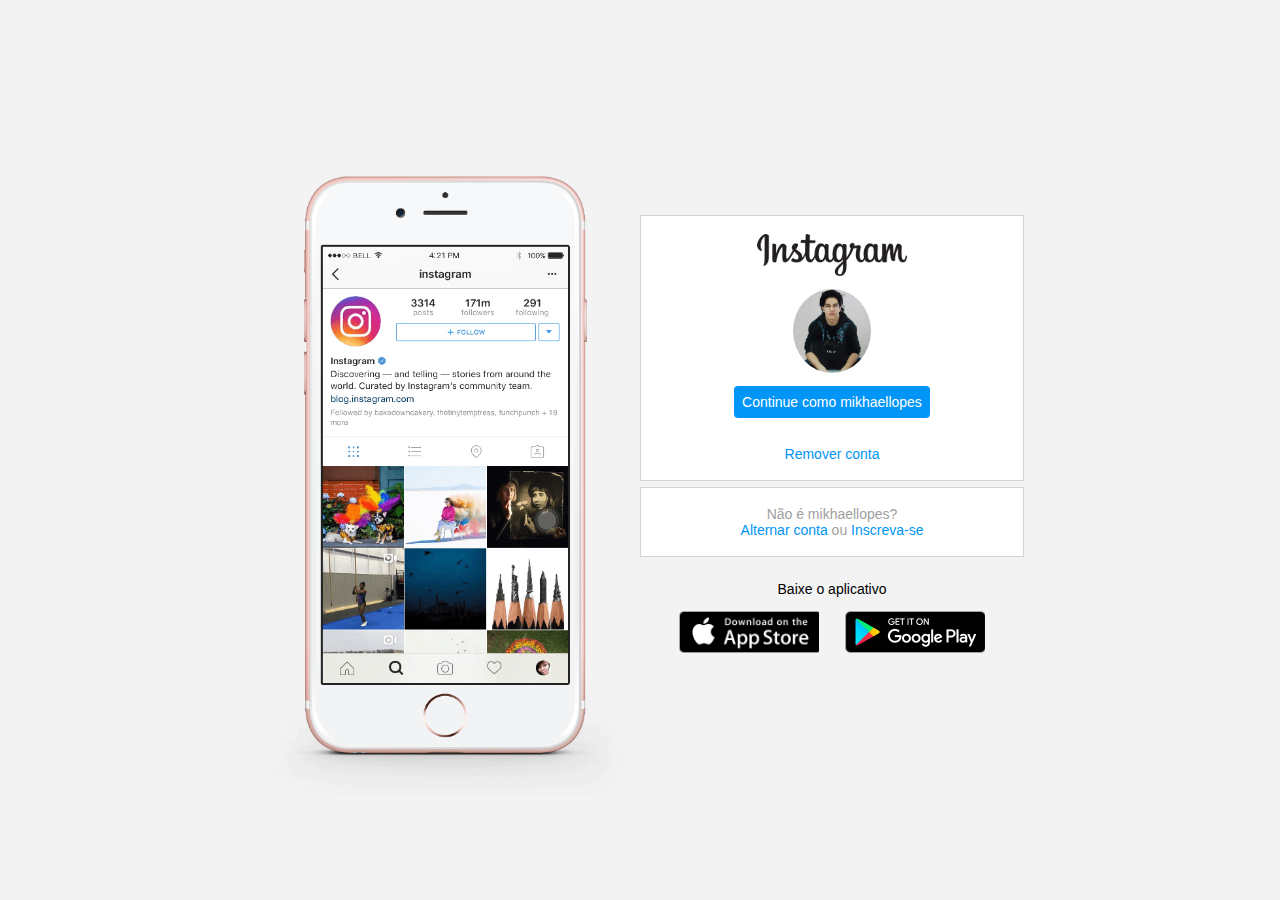
<file: Projeto Landing Page do Instagram/index.html>
<!DOCTYPE html>
<html lang="en">
<head>
    <meta charset="UTF-8">
    <meta name="viewport" content="width=device-width, initial-scale=1.0">
    <link rel="stylesheet" href="style.css">
    <title>Instagram</title>
</head>
<body>
    <div class="instagram-wrapper">
        <div class="instagram-phone">
            <img src="./img/instagram-celular.png" alt="celular">
        </div>
        <div class="instagram-continue">
            <div class="group">
                <img src="./img/instagram-logo.png" class="instagram-logo" alt="instagram logo">
                <div class="profile-photo">
                    <img src="./img/perfil-instagram.jpg" alt="foto de perfil">
                </div>
                <a href="#" class="instagram-login">Continue como mikhaellopes</a>
                <a href="#" class="instagram-logout">Remover conta</a>
            </div>
            <div class="group">
                <p class="not-account">Não é mikhaellopes?</p>
                <p class="not-account">
                    <span class="link-blue">Alternar conta</span>
                    ou
                    <span class="link-blue">Inscreva-se</span>
                </p>
            </div>
            <div class="get-the-app">
                <p class="get-app">Baixe o aplicativo</p>
                <div class="download">
                    <a href="#" class="app-download"></a>
                    <a href="#" class="app-download"></a>
                </div>
            </div>
        </div>
    </div>
</body>
</html>
</file>
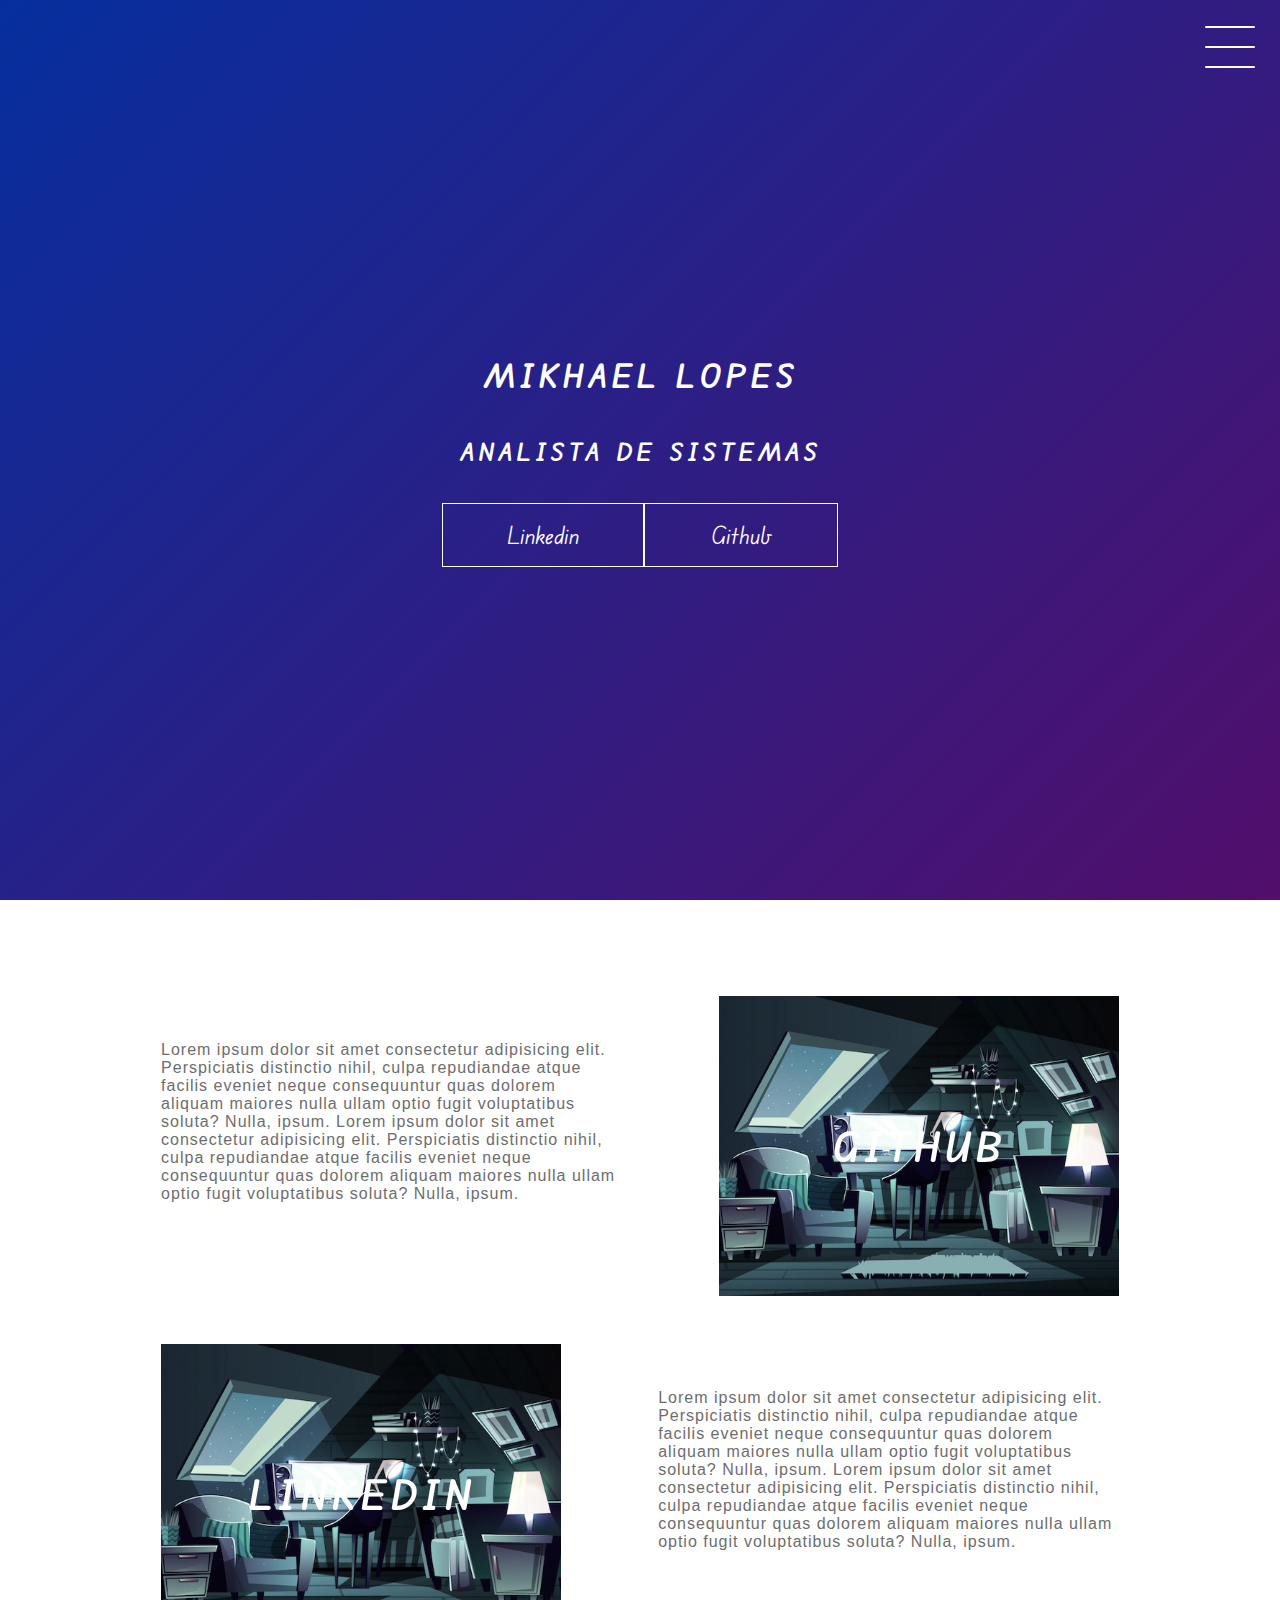
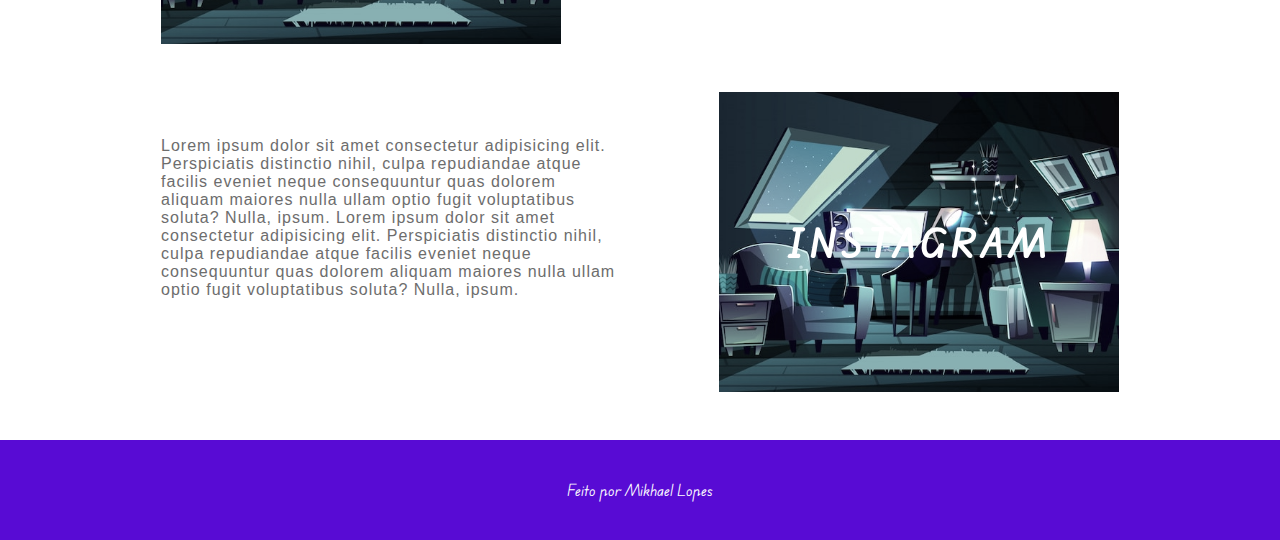
<file: projeto_final/index.html>
<!DOCTYPE html>
<html lang="en">
<head>
    <meta charset="UTF-8">
    <meta name="viewport" content="width=device-width, initial-scale=1.0">
    <link rel="stylesheet" href="style.css">
    <title>Document</title>
</head>
<body>
    <header class="header-wrapper">
        <div class="header">
            <div class="checkbox-container">
                <div class="checkbox-wrapper">
                    <input type="checkbox" id="toggle">
                    <label class="checkbox" for="toggle">
                        <div class="trace"></div>
                        <div class="trace"></div>
                        <div class="trace"></div>
                    </label>
                    <div class="menu"></div>
                    <nav class="menu-items">
                        <ul>
                            <li>
                                <a href="#">Home</a>
                            </li>
                            <li>
                                <a href="#">Sobre</a>
                            </li>
                            <li>
                                <a href="#">Projetos</a>
                            </li>
                        </ul>
                    </nav>
                </div>
            </div>
        </div>
        <h1>Mikhael Lopes</h1>
        <h2>Analista de Sistemas</h2>
        <div class="social-media">
            <a href="https://www.linkedin.com/in/mikhael-lopes-757ba21b1/">Linkedin</a>
            <a href="https://github.com/mikhaelelopes">Github</a>
        </div>
    </header>
    <div class="container">
        <div class="card-container">
            <div class="card-text">Lorem ipsum dolor sit amet consectetur adipisicing elit. Perspiciatis distinctio nihil, culpa repudiandae atque facilis eveniet neque
             consequuntur quas dolorem aliquam maiores nulla ullam optio fugit voluptatibus soluta? Nulla, ipsum.
             Lorem ipsum dolor sit amet consectetur adipisicing elit. Perspiciatis distinctio nihil, culpa repudiandae atque facilis eveniet neque
             consequuntur quas dolorem aliquam maiores nulla ullam optio fugit voluptatibus soluta? Nulla, ipsum.
            </div>
            <div class="card">
                <div class="card-wrapper">
                    <h2>Github</h2>
                    <p>Veja meus projetos!</p>
                </div>
            </div>
        </div>

        <div class="card-container">
            <div class="card">
                <div class="card-wrapper">
                    <h2>Linkedin</h2>
                    <p>Vem ver minha carreira profissional!</p>
                </div>
            </div>
            <div class="card-text">Lorem ipsum dolor sit amet consectetur adipisicing elit. Perspiciatis distinctio nihil, culpa repudiandae atque facilis eveniet neque
             consequuntur quas dolorem aliquam maiores nulla ullam optio fugit voluptatibus soluta? Nulla, ipsum.
             Lorem ipsum dolor sit amet consectetur adipisicing elit. Perspiciatis distinctio nihil, culpa repudiandae atque facilis eveniet neque
             consequuntur quas dolorem aliquam maiores nulla ullam optio fugit voluptatibus soluta? Nulla, ipsum.
            </div>
        </div>
        
        <div class="card-container">
            <div class="card-text">Lorem ipsum dolor sit amet consectetur adipisicing elit. Perspiciatis distinctio nihil, culpa repudiandae atque facilis eveniet neque
             consequuntur quas dolorem aliquam maiores nulla ullam optio fugit voluptatibus soluta? Nulla, ipsum.
             Lorem ipsum dolor sit amet consectetur adipisicing elit. Perspiciatis distinctio nihil, culpa repudiandae atque facilis eveniet neque
             consequuntur quas dolorem aliquam maiores nulla ullam optio fugit voluptatibus soluta? Nulla, ipsum.
            </div>
            <div class="card">
                <div class="card-wrapper">
                    <h2>Instagram</h2>
                    <p>Ou coisas aleatórias</p>
                </div>
            </div>
        </div>
    </div>
    <footer class="footer">
        Feito por Mikhael Lopes 
    </footer>
</body>
</html>
</file>
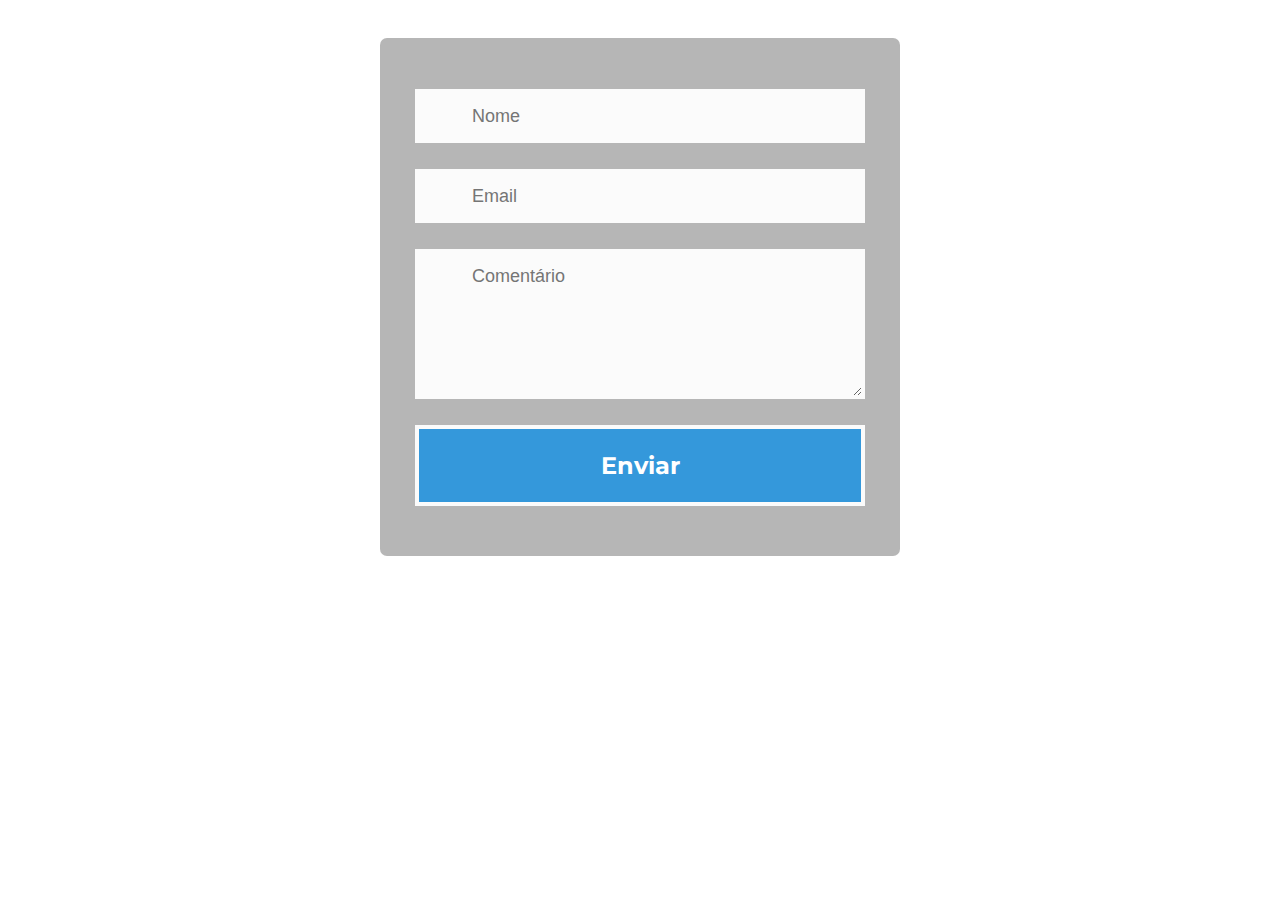
<file: Criando meu primeiro Deploy/frontend/index.html>
<!DOCTYPE html>
<html lang="pt-br">
<head>
    <meta charset="UTF-8">
    <meta http-equiv="X-UA-Compatible" content="IE=edge">
    <meta name="viewport" content="width=device-width, initial-scale=1.0">
    <link rel="stylesheet" type="text/css" href="css.css" media="screen" />


    <title>Formulário</title>
</head>
<body>
    <div id="form-main">
        <div id="form-div">
          <form class="form" form id="contact" method="post">
            
            <p class="name">
              <input name="name" type="text" class="validate[required,custom[onlyLetter],length[0,100]] feedback-input" placeholder="Nome" id="name" />
            </p>
            
            <p class="email">
              <input name="email" type="text" class="validate[required,custom[email]] feedback-input" id="email" placeholder="Email" />
            </p>
            
            <p class="text">
              <textarea name="text" class="validate[required,length[6,300]] feedback-input" id="comment" placeholder="Comentário"></textarea>
            </p>
            
            
            <div class="submit">
              <button type="button" value="SEND" id="button-blue">Enviar</button>
              <div class="ease"></div>
            </div>
          </form>
        </div>
        
<script src="https://ajax.googleapis.com/ajax/libs/jquery/3.6.0/jquery.min.js"></script>
<script src="js.js"> </script>
</body>

</html>
</file>
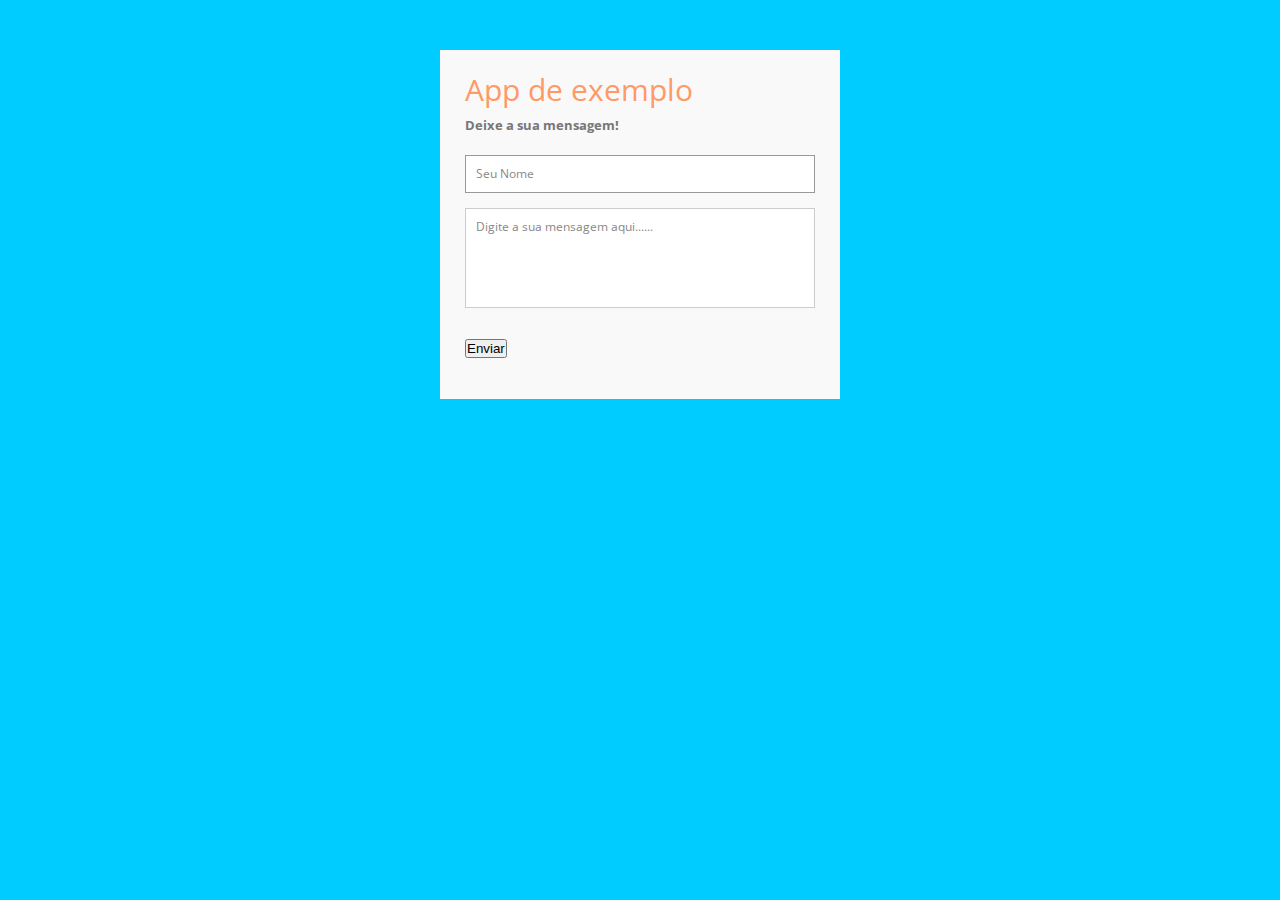
<file: Criando um Pipeline de Deploy com GitLab e Kubernetes/app/index.html>
<!DOCTYPE html>
<html>
<head>
<meta charset="UTF-8"/>
<title>Aplicação Exemplo</title>
<link rel="stylesheet" type="text/css" href="css.css" media="screen" />
<script src="https://ajax.googleapis.com/ajax/libs/jquery/3.6.0/jquery.min.js"></script>
<script src="js.js"> </script>
</head>
<body>


<div class="container">  
  <form id="contact" method="post">
    <h3>App de exemplo</h3>
    <h4>Deixe a sua mensagem!</h4>
    <fieldset>
      <input placeholder="Seu Nome" type="text" tabindex="1" id="nome" required autofocus>
    </fieldset>
    <fieldset>
      <textarea placeholder="Digite a sua mensagem aqui......" id="mensagem" tabindex="5" required></textarea>
    </fieldset>
    <fieldset>
      <button type="button" name="btn_salvar"  id="btn_gravar">Enviar</button>
    </fieldset>
  </form>

  <div id="resposta"></div>
 
  <script src="js.js"> </script>
  
</div>

</body>
</html>
</file>
<file: Projeto Landing Page do Instagram/style.css>
* {
    padding: 0;
    margin: 0;
    box-sizing: border-box;
    text-decoration: none;
    font-family: sans-serif;
    font-size: 14px;
}

body {
    width: 100%;
    min-height: 100vh;
    background-color: rgb(243, 243, 243);
    margin: 0;
    padding: 0;
    display: flex;
    justify-content: center;
}

.instagram-wrapper {
    display: flex;
    align-items: center;
    justify-content: start;
    width: 60%;
    height: 100vh;
}

.instagram-phone {
    display: flex;
    align-items: center;
    justify-content: center;
    width: 50%;
}

.instagram-phone img {
    height: 50rem;
}

.instagram-continue {
    display: flex;
    align-items: center; /* horizontal */
    justify-content: space-around; /* vertical */
    flex-direction: column;
    width: 50%;
    min-height: 34rem;
}

.group {
    display: flex;
    justify-content: space-between;
    align-items: center;
    flex-direction: column;
    background-color: #ffffff;
    width: 100%;
    padding: 1.3rem 0;
    border: 1px solid lightgray;
}

.group:nth-child(1) {
    min-height: 19rem;
}

.instagram-logo {
    height: 3rem;
}

.profile-photo {
    display: flex;
    justify-content: center;
    align-items: center;
    border-radius: 50%;
    overflow: hidden;
}

.profile-photo img {
    height: 6rem;
}

.instagram-login {
    background-color: #0095f6;
    color: #ffffff;
    padding: 8px;
    border-radius: 4px;
}

.instagram-logout {
    color: #0095f6;
    margin-top: 1rem;
}

.not-account {
    color: rgb(160, 160, 160);
}

.link-blue {
    color: #0095f6;
}

.get-the-app {
    display: flex;
    flex-direction: column;
    align-items: center;
    justify-content: center;
    width: 100%;
    padding: 1.3rem 0;
}

.download {
    display: flex;
    width: 100%;
    justify-content: space-evenly;
    align-items: center;
    padding: 1rem;
}

.app-download {
    height: 3rem;
    width: 10rem;
    background-size: cover;
}

.app-download:nth-child(1) {
    background-image: url('./img/apple-button.png');
}

.app-download:nth-child(2) {
    background-image: url('./img/googleplay-button.png');
}

/* media queries */


@media (max-width: 1024px) {
    .instagram-wrapper {
        width: 90%;
    }
}

@media (max-width: 650px) {
    body {
        background-color: #ffffff;
    }

    .instagram-wrapper {
        width: 90%;
    }

    .instagram-phone {
        display: none;
    }

    .instagram-continue {
        width: 100%;
    }
    
    .group {
        border: 1px solid transparent;
    }
}
</file>
<file: projeto_final/style.css>
@import url('https://fonts.googleapis.com/css2?family=Edu+VIC+WA+NT+Beginner&display=swap');

body {
    margin: 0;
    padding: 0;
    color: #ffffff;
    font-family: 'Edu VIC WA NT Beginner', sans-serif;
}

/* HEADER */

.header-wrapper {
    height: 100vh;
    width: 100vw;
    background: linear-gradient(-45deg, #ec0505, #b10832, #6b035a, #062f9e);
    background-size: 400% 400%;
    display: flex;
    flex-direction: column;
    justify-content: center;
    align-items: center;
    animation: backgroundTransition 8s ease-in-out infinite;
    position: relative;
}

h1 {
    text-transform: uppercase;
    letter-spacing: 4px;
}

h2 {
    text-transform: uppercase;
    letter-spacing: 4px;
}

.social-media {
    margin-top: 1rem;
    display: flex;
}

.social-media a {
    text-decoration: none;
    color: #ffffff;
    font-size: 24px;
    padding: 1rem 4rem;
    border: 1px solid #ffffff;
    min-width: 4rem;
    display: flex;
    justify-content: center;
    align-items: center;
    transition: .5s cubic-bezier(0.55, 0.025, 0.675, 0.97);
}

a:hover {
    color: #2E1C2B;
    background-color: #ffffff;
}

@keyframes backgroundTransition {
    0% {
        background-position:  0% 80%;
    }
    50% {
        background-position: 80% 100%;
    }
    100% {
        background-position: 0% 90%;
    }
}

/* MENU HAMBURGUER */

.checkbox-container {
    display: flex;
    justify-content: center;
    align-items: center;
}

.checkbox {
    height: 100px;
    width: 100px;
    position: absolute;
    top: 0;
    right: 0;
    display: flex;
    justify-content: center;
    cursor: pointer;
    z-index: 9999;
    transition: 400ms ease-in-out 0s;
}

.checkbox .trace {
    width: 50px;
    height: 2px;
    background-color: white;
    position: absolute;
    border-radius: 4px;
    transition: 0.5s ease-in-out;
}

.checkbox .trace:nth-child(1) {
    top: 26px;
    transform: rotate(0);
}

.checkbox .trace:nth-child(2) {
    top: 46px;
    transform: rotate(0);
}

.checkbox .trace:nth-child(3) {
    top: 66px;
    transform: rotate(0);
}

#toggle {
    display: none;
}

/* MENU */

.menu {
    position: absolute;
    top: 28px;
    right: 30px;
    background: transparent;
    height: 40px;
    width: 40px;
    border-radius: 50%;
    box-shadow: 0px 0px 0px 0px white;
    z-index: -1;
    transition: 400ms ease-in-out 0s;
}

.menu-items {
    position: fixed;
    top: 0;
    left: 0;
    width: 100%;
    height: 100vh;
    display: flex;
    justify-content: center;
    align-items: center;
    z-index: 2;
    opacity: 0;
    visibility: hidden;
    transition: 400ms ease-in-out 0s;
}

.menu-items ul {
    list-style-type: none;
}

.menu-items ul li a{
    margin: 10px 0;
    color: #580bd4;
    text-decoration: none;
    text-transform: uppercase;
    letter-spacing: 4px;
    font-size: 40px;
}

/* ANIMAÇÃO DO MENU */

#toggle:checked + .checkbox .trace:nth-child(1) {
    transform: rotate(45deg);
    background-color: #580bd4;
    top: 47px;
}

#toggle:checked + .checkbox .trace:nth-child(2) {
    transform:  translateX(-100px);
    width: 30px;
    visibility: hidden;
    opacity: 0;
}

#toggle:checked + .checkbox .trace:nth-child(3) {
    transform: rotate(-45deg);
    background-color: #580bd4;
    top: 48px;
}

#toggle:checked + .checkbox {
    background-color: white;
}

#toggle:checked ~ .menu{
    box-shadow: 0px 0px 0px 100vmax white;
    z-index: 1;
}

#toggle:checked ~ .menu-items{
    visibility: visible;
    opacity: 1;
}

/* CARDS */

.container {
    width: 100%;
    height: auto;
    display: flex;
    flex-direction: column;
    justify-content: space-evenly;
    align-items: center;
    margin: 3rem 0;
}

.card-container {
    display: flex;
    align-items: center;
    justify-content: space-evenly;
    width: 90%;
}

.card {
    height: 300px;
    width: 400px;
    margin: 3rem 0 0 0;
    background-image: url('./room.jpg');
    background-position: center;
    background-repeat: no-repeat;
    background-size: cover;
    display: flex;
    justify-content: center;
    align-items: center;
    filter: grayscale(0.5);
    color: white;
    cursor: pointer;
    transition: 0.3s;
}

.card-text {
    width: 40%;
    font-family: sans-serif;
    letter-spacing: 1px;
    color: rgb(109, 109, 109);
}

.card-wrapper {
    text-align: center;
    display: flex;
    flex-direction: column;
    justify-content: center;
    align-items: center;
    position: relative;
}

.card-wrapper::before {
    content: '';
    position: absolute;
    height: 100px;
    width: 100px;
    display: block;
    border: 1px solid white;
    opacity: 0;
    transition: 0.3s;
}

.card-wrapper h2 {
    font-size: 40px;
    text-transform: uppercase;
    letter-spacing: 4px;
    margin: 0;
    transition: 0.3s;
}

.card-wrapper p {
    font-size: 0;
    visibility: hidden;
    opacity: 0;
    font-weight: bold;
    text-transform: uppercase;
    transition: 0.3s;
}

.card:hover {
    filter: unset;
}

.card:hover > .card-wrapper::before {
    height: 250px;
    width: 350px;
    opacity: 1;
}

.card:hover > .card-wrapper p {
    opacity: 1;
    visibility: visible;
    font-size: 14px;
}

/* FOOTER */

.footer {
    width: 100%;
    height: 100px;
    background-color: #580bd4;
    display: flex;
    justify-content: center;
    align-items: center;
}

@media (max-width: 800px) {
    .social-media {
        display: flex;
        flex-direction: column;
    }

    .container {
        margin-top: 0;
    }

    .card-container {
        flex-direction: column;
    }

    .container .card-container:nth-child(1),
    .container .card-container:nth-child(3) {
        flex-direction: column-reverse;
    }

    .card {
        height: 250px;
        width: 250px;
    }

    .card-text {
        width: 90%;
        margin-top: 2rem;
        text-align: center;
    }

    .card:hover > .card-wrapper::before {
        height: 190px;
        width: 190px;
    }
}
</file>
<file: Criando meu primeiro Deploy/frontend/css.css>
@import url(https://fonts.googleapis.com/css?family=Montserrat:400,700);

html{    background:url(http://thekitemap.com/images/feedback-img.jpg) no-repeat;
  background-size: cover;
  height:100%;
}

#feedback-page{
	text-align:center;
}

#form-main{
	width:100%;
	float:left;
	padding-top:0px;
}

#form-div {
	background-color:rgba(72,72,72,0.4);
	padding-left:35px;
	padding-right:35px;
	padding-top:35px;
	padding-bottom:50px;
	width: 450px;
	float: left;
	left: 50%;
	position: absolute;
  margin-top:30px;
	margin-left: -260px;
  -moz-border-radius: 7px;
  -webkit-border-radius: 7px;
}

.feedback-input {
	color:#3c3c3c;
	font-family: Helvetica, Arial, sans-serif;
  font-weight:500;
	font-size: 18px;
	border-radius: 0;
	line-height: 22px;
	background-color: #fbfbfb;
	padding: 13px 13px 13px 54px;
	margin-bottom: 10px;
	width:100%;
	-webkit-box-sizing: border-box;
	-moz-box-sizing: border-box;
	-ms-box-sizing: border-box;
	box-sizing: border-box;
  border: 3px solid rgba(0,0,0,0);
}

.feedback-input:focus{
	background: #fff;
	box-shadow: 0;
	border: 3px solid #3498db;
	color: #3498db;
	outline: none;
  padding: 13px 13px 13px 54px;
}

.focused{
	color:#30aed6;
	border:#30aed6 solid 3px;
}

/* Icons ---------------------------------- */
#name{
	background-image: url(http://rexkirby.com/kirbyandson/images/name.svg);
	background-size: 30px 30px;
	background-position: 11px 8px;
	background-repeat: no-repeat;
}

#name:focus{
	background-image: url(http://rexkirby.com/kirbyandson/images/name.svg);
	background-size: 30px 30px;
	background-position: 8px 5px;
  background-position: 11px 8px;
	background-repeat: no-repeat;
}

#email{
	background-image: url(http://rexkirby.com/kirbyandson/images/email.svg);
	background-size: 30px 30px;
	background-position: 11px 8px;
	background-repeat: no-repeat;
}

#email:focus{
	background-image: url(http://rexkirby.com/kirbyandson/images/email.svg);
	background-size: 30px 30px;
  background-position: 11px 8px;
	background-repeat: no-repeat;
}

#comment{
	background-image: url(http://rexkirby.com/kirbyandson/images/comment.svg);
	background-size: 30px 30px;
	background-position: 11px 8px;
	background-repeat: no-repeat;
}

textarea {
    width: 100%;
    height: 150px;
    line-height: 150%;
    resize:vertical;
}

input:hover, textarea:hover,
input:focus, textarea:focus {
	background-color:white;
}

#button-blue{
	font-family: 'Montserrat', Arial, Helvetica, sans-serif;
	float:left;
	width: 100%;
	border: #fbfbfb solid 4px;
	cursor:pointer;
	background-color: #3498db;
	color:white;
	font-size:24px;
	padding-top:22px;
	padding-bottom:22px;
	-webkit-transition: all 0.3s;
	-moz-transition: all 0.3s;
	transition: all 0.3s;
  margin-top:-4px;
  font-weight:700;
}

#button-blue:hover{
	background-color: rgba(0,0,0,0);
	color: #0493bd;
}
	
.submit:hover {
	color: #3498db;
}
	
.ease {
	width: 0px;
	height: 74px;
	background-color: #fbfbfb;
	-webkit-transition: .3s ease;
	-moz-transition: .3s ease;
	-o-transition: .3s ease;
	-ms-transition: .3s ease;
	transition: .3s ease;
}

.submit:hover .ease{
  width:100%;
  background-color:white;
}

@media only screen and (max-width: 580px) {
	#form-div{
		left: 3%;
		margin-right: 3%;
		width: 88%;
		margin-left: 0;
		padding-left: 3%;
		padding-right: 3%;
	}
}
</file>
<file: Criando um Pipeline de Deploy com GitLab e Kubernetes/app/css.css>
@import url(https://fonts.googleapis.com/css?family=Open+Sans:400italic,400,300,600);

* {
	margin:0;
	padding:0;
	box-sizing:border-box;
	-webkit-box-sizing:border-box;
	-moz-box-sizing:border-box;
	-webkit-font-smoothing:antialiased;
	-moz-font-smoothing:antialiased;
	-o-font-smoothing:antialiased;
	font-smoothing:antialiased;
	text-rendering:optimizeLegibility;
}

body {
	font-family:"Open Sans", Helvetica, Arial, sans-serif;
	font-weight:300;
	font-size: 12px;
	line-height:30px;
	color:#777;
	background:#0CF;
}

.container {
	max-width:400px;
	width:100%;
	margin:0 auto;
	position:relative;
}

#contact input[type="text"], #contact input[type="email"], #contact input[type="tel"], #contact input[type="url"], #contact textarea, #contact button[type="submit"] { font:400 12px/16px "Open Sans", Helvetica, Arial, sans-serif; }

#contact {
	background:#F9F9F9;
	padding:25px;
	margin:50px 0;
}

#contact h3 {
	color: #F96;
	display: block;
	font-size: 30px;
	font-weight: 400;
}

#contact h4 {
	margin:5px 0 15px;
	display:block;
	font-size:13px;
}

fieldset {
	border: medium none !important;
	margin: 0 0 10px;
	min-width: 100%;
	padding: 0;
	width: 100%;
}

#contact input[type="text"], #contact input[type="email"], #contact input[type="tel"], #contact input[type="url"], #contact textarea {
	width:100%;
	border:1px solid #CCC;
	background:#FFF;
	margin:0 0 5px;
	padding:10px;
}

#contact input[type="text"]:hover, #contact input[type="email"]:hover, #contact input[type="tel"]:hover, #contact input[type="url"]:hover, #contact textarea:hover {
	-webkit-transition:border-color 0.3s ease-in-out;
	-moz-transition:border-color 0.3s ease-in-out;
	transition:border-color 0.3s ease-in-out;
	border:1px solid #AAA;
}

#contact textarea {
	height:100px;
	max-width:100%;
  resize:none;
}

#contact button[type="submit"] {
	cursor:pointer;
	width:100%;
	border:none;
	background:#0CF;
	color:#FFF;
	margin:0 0 5px;
	padding:10px;
	font-size:15px;
}

#contact button[type="submit"]:hover {
	background:#09C;
	-webkit-transition:background 0.3s ease-in-out;
	-moz-transition:background 0.3s ease-in-out;
	transition:background-color 0.3s ease-in-out;
}

#contact button[type="submit"]:active { box-shadow:inset 0 1px 3px rgba(0, 0, 0, 0.5); }

#contact input:focus, #contact textarea:focus {
	outline:0;
	border:1px solid #999;
}
::-webkit-input-placeholder {
 color:#888;
}
:-moz-placeholder {
 color:#888;
}
::-moz-placeholder {
 color:#888;
}
:-ms-input-placeholder {
 color:#888;
}
</file>
